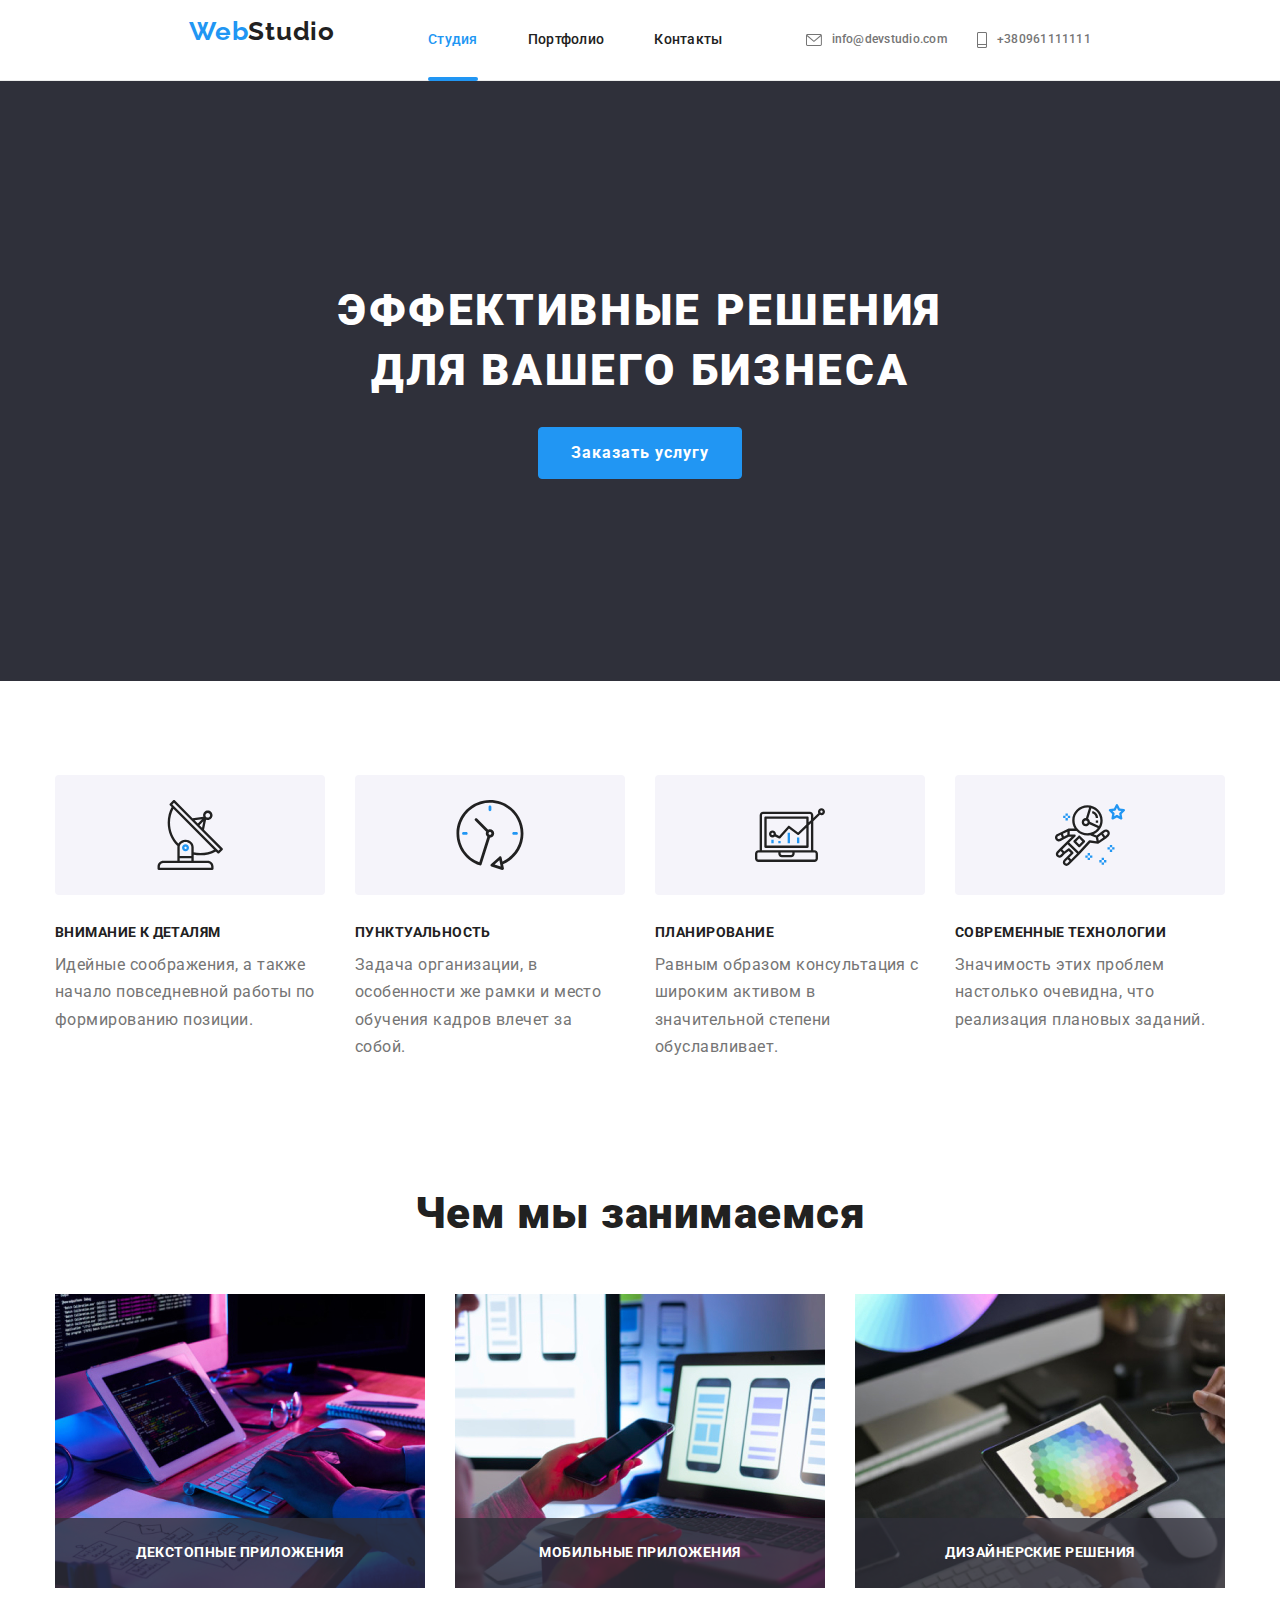
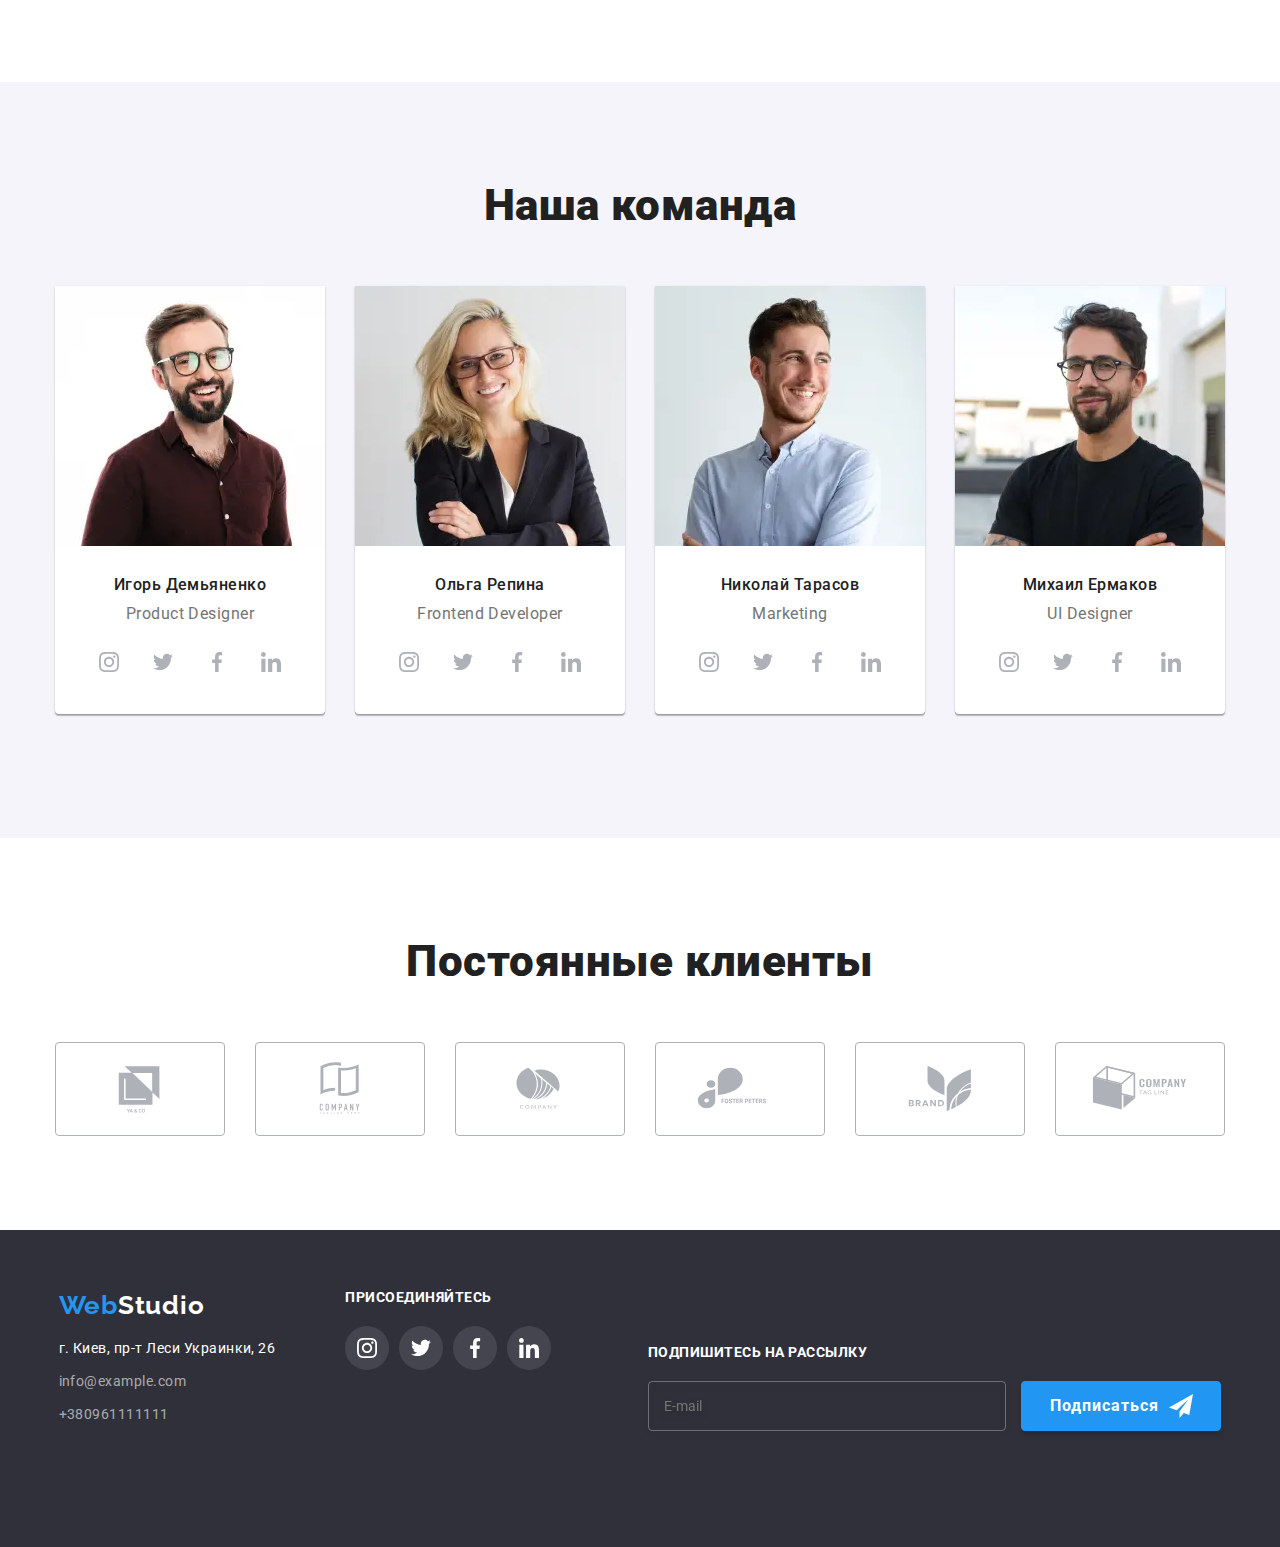
<file: index.html>
<!DOCTYPE html>
<html lang="ru">
  <head>
    <meta charset="UTF-8" />
    <meta http-equiv="X-UA-Compatible" content="IE=edge" />
    <meta name="viewport" content="width=device-width, initial-scale=1.0" />
    <!-- нормалізатор -->
    <link
      rel="stylesheet"
      href="https://cdnjs.cloudflare.com/ajax/libs/modern-normalize/1.0.0/modern-normalize.min.css"
    />

    <!-- шрифти (Raleway – 700; Roboto – 400, 500, 700 і 900)-->
    <link rel="preconnect" href="https://fonts.googleapis.com" />
    <link rel="preconnect" href="https://fonts.gstatic.com" crossorigin />
    <link
      href="https://fonts.googleapis.com/css2?family=Raleway:wght@700&family=Roboto:wght@400;500;700;900&display=swap"
      rel="stylesheet"
    />

    <!-- стилі -->
    <link rel="stylesheet" href="./css/main.min.css" />

    <title>WebStudio</title>
  </head>
  <body>

    <header>
      <div class="container header">
        <a class="logo" href="./index.html"
          >Web<span class="logo logo__color--up">Studio</span></a
        >
        <button type="button" class="menu-open-btn">
          <svg class="menu-open-icon" width="40" height="40">
            <use href="./images/icons.svg#icon-menu-open-btn"></use>
          </svg>
        </button>

        <div class="mob-menu is-hidden">
          <div class="container-mob-menu">
            <button aria-expanded="false" type="button" class="close-open-btn">
              <svg class="close-open--icon" width="19" height="19"></svg>
              <use class="menu-close-icon" href="./images/icons.svg#icon-close_24px"></use>
            </button>

        <nav class="mob-menu__nav">
          <ul class="mob-menu__nav__list">
            <li class="mob-menu__nav__item">
              <a class="mob-menu__nav__link mob-menu__nav__link--current" href="./index.html">Студия</a>
            </li>
            <li class="mob-menu__nav__item">
              <a class="mob-menu__nav__link" href="./portfolio.html">Портфолио</a>
            </li>
            <li class="mob-menu__nav__item">
              <a class="mob-menu__nav__link" href="#link">Контакты</a>
            </li>
          </ul>
        </nav>

        <ul class="mob-menu__contact">

          <li class="mob-menu_contact__item contacts__item--tel">
            <a class="contact__link--tel" href="tel:+380961111111">
              +380961111111</a
            >
          </li>

          <li class="mob-menu_contact__item contacts__item--mail">
            <a class="contact__link--mail" href="mailto:info@devstudio.com">
              info@devstudio.com</a
            >
          </li>
        </ul>
<ul class="mob-socials">
  <li class="mob-socials--items">
    <a href="#">Instagram</a>
  </li>
  <li class="mob-socials--items">
    <a href="#">Twitter</a>
  </li>
  <li class="mob-socials--items">
    <a href="#">Facebook</a>
  </li>
  <li class="mob-socials--items">
    <a href="#">LinkedIn</a>
  </li>
</ul>
</div>


        </div>
        <nav class="nav">
          <ul class="nav__list">
            <li class="nav__item">
              <a class="nav__link nav__link--current" href="./index.html">Студия</a>
            </li>
            <li class="nav__item">
              <a class="nav__link" href="./portfolio.html">Портфолио</a>
            </li>
            <li class="nav__item">
              <a class="nav__link" href="#link">Контакты</a>
            </li>
          </ul>
        </nav>
        <ul class="contact">
          <li class="contact__item contacts__item--mail">
            <a class="contact__link" href="mailto:info@devstudio.com">
              <svg width="16" height="12" class="contact__icon">
                <use href="./images/icons.svg#icon-envelope"></use>
              </svg>
              info@devstudio.com</a
            >
          </li>

          <li class="contact__item contacts__item--tel">
            <a class="contact__link" href="tel:+380961111111">
              <svg width="10" height="16" class="contact__icon">
                <use href="./images/icons.svg#icon-smartphone"></use>
              </svg>
              +380961111111</a
            >
          </li>
        </ul>

      </div>
    </header>

    <main>
      <section class="section, hero">
        <div class="container">
          <h1 class="hero__text">
            Эффективные решения <br />
            для вашего бизнеса
          </h1>
          <button data-modal-open type="button" class="button__style hero__button">
            Заказать услугу
          </button>
</div>

        </div>
      </section>
      <!-- прихований заголовок -->
      <section class="section">
        <div class="container">
          <h2 class="visually-hidden">Наши характеристики</h2>
          <ul class="flex">
            <li class="benefits__item">
              <div class="benefits__wrap">
                <svg width="70" height="70" class="benefits__icon">
                  <use href="./images/icons.svg#icon-Antena"></use>
                </svg>
              </div>

              <h3 class="benefits__title">Внимание к деталям</h3>
              <p class="benefits__about">
                Идейные соображения, а также начало повседневной работы по
                формированию позиции.
              </p>
            </li>
            <li class="benefits__item">
              <div class="benefits__wrap">
                <svg width="70" height="70" class="benefits__icon">
                  <use href="./images/icons.svg#icon-Clock"></use>
                </svg>
              </div>
              <h3 class="benefits__title">Пунктуальность</h3>
              <p class="benefits__about">
                Задача организации, в особенности же рамки и место обучения
                кадров влечет за собой.
              </p>
            </li>
            <li class="benefits__item">
              <div class="benefits__wrap">
                <svg width="70" height="70" class="benefits__icon">
                  <use href="./images/icons.svg#icon-diagram"></use>
                </svg>
              </div>
              <h3 class="benefits__title">Планирование</h3>
              <p class="benefits__about">
                Равным образом консультация с широким активом в значительной
                степени обуславливает.
              </p>
            </li>
            <li class="benefits__item">
              <div class="benefits__wrap">
                <svg width="70" height="70" class="benefits__icon">
                  <use href="./images/icons.svg#icon-astronaut"></use>
                </svg>
              </div>
              <h3 class="benefits__title">Современные технологии</h3>
              <p class="benefits__about">
                Значимость этих проблем настолько очевидна, что реализация
                плановых заданий.
              </p>
            </li>
          </ul>
        </div>
      </section>

      <section class="about section">
        <div class="container">
          <h2 class="title">Чем мы занимаемся</h2>
          <ul class="flex">
            <li class="about__item">
              <img class="about__img"
                src="./images/coding1.jpg"
                alt="кодинг"
                width="370"
                height="294"
              />
<div class="about__box">
<p class="about__descrip">декстопные приложения</p>
</div>
            </li>
            <li class="about__item">
              <img class="about__img"
                src="./images/Phone2.jpg"
                alt="мобильная разработка"
                width="370"
                height="294"
              />
<div class="about__box">
<p class="about__descrip">мобильные приложения</p>
</div>
            </li>

            <li class="about__item">
              <img class="about__img"
                src="./images/tablet3.jpg"
                alt="подбор цветов в дизайне"
                width="370"
                height="294"
              />
<div class="about__box">
<p class="about__descrip">дизайнерские решения</p>
</div>
            </li>
          </ul>
        </div>
      </section>

      <section class="section team">
        <div class="container">
          <h2 class="title">Наша команда</h2>

          <ul class="flex">
            <li class="team__card">
<picture>
								<source
									srcset="./images/desktop/igor_1.webp 1x, ./images/desktop/igor_1@2x.webp 2x"
									media="(min-width: 1200px)"
									type="image/webp"
								/>
								<source
									srcset="./images/tablet/igor_1.webp 1x, ./images/tablet/igor_1@2x.webp 2x"
									media="(min-width: 768px)"
									type="image/webp"
								/>
								<source
									srcset="./images/mobile/igor_1.webp 1x, ./images/mobile/igor_1@2x.webp 2x"
									media="(min-width: 450px)"
									type="image/webp"
								/>
								<img class="card__img" src="images/igor_1.jpg" alt="Фото Игорь Демьяненко" />
</picture>
              <div class="team__wrap">
                <h3 class="team__name">Игорь Демьяненко</h3>
                <p class="team__job" lang="en">Product Designer</p>
                <ul class="socials__list">
                  <li class="socials__item">
                    <a href="#" class="socials__link">
                      <svg width="20" height="20" class="socials__icon">
                        <use href="./images/icons.svg#icon-instagram"></use>
                      </svg>
                    </a>
                  </li>
                  <li class="socials__item">
                    <a href="#" class="socials__link">
                      <svg width="20" height="20" class="socials__icon">
                        <use href="./images/icons.svg#icon-twitter"></use>
                      </svg>
                    </a>
                  </li>
                  <li class="socials__item">
                    <a href="#" class="socials__link">
                      <svg width="20" height="20" class="socials__icon">
                        <use href="./images/icons.svg#icon-facebook"></use>
                      </svg>
                    </a>
                  </li>
                  <li class="socials__item">
                    <a href="#" class="socials__link">
                      <svg width="20" height="20" class="socials__icon">
                        <use href="./images/icons.svg#icon-linkedin"></use>
                      </svg>
                    </a>
                  </li>
                </ul>
              </div>
            </li>

            <li class="team__card">
<picture>
								<source
									srcset="./images/desktop/helga_2.webp 1x, ./images/desktop/helga_2@2x.webp 2x"
									media="(min-width: 1200px)"
									type="image/webp"
								/>
								<source
									srcset="./images/tablet/helga_2.webp 1x, ./images/tablet/helga_2@2x.webp 2x"
									media="(min-width: 768px)"
									type="image/webp"
								/>
								<source
									srcset="./images/mobile/helga_2.webp 1x, ./images/mobile/helga_2@2x.webp 2x"
									media="(min-width: 450px)"
									type="image/webp"
								/>
								<img class="card__img" src="images/helga_2.jpg" alt="Фото Игорь Демьяненко" />
</picture>
              <div class="team__wrap">
                <h3 class="team__name">Ольга Репина</h3>
                <p class="team__job" lang="en">Frontend Developer</p>
                <ul class="socials__list">
                  <li class="socials__item">
                    <a href="#" class="socials__link">
                      <svg width="20" height="20" class="socials__icon">
                        <use href="./images/icons.svg#icon-instagram"></use>
                      </svg>
                    </a>
                  </li>

                  <li class="socials__item">
                    <a href="#" class="socials__link">
                      <svg width="20" height="20" class="socials__icon">
                        <use href="./images/icons.svg#icon-twitter"></use>
                      </svg>
                    </a>
                  </li>

                  <li class="socials__item">
                    <a href="#" class="socials__link">
                      <svg width="20" height="20" class="socials__icon">
                        <use href="./images/icons.svg#icon-facebook"></use>
                      </svg>
                    </a>
                  </li>

                  <li class="socials__item">
                    <a href="#" class="socials__link">
                      <svg width="20" height="20" class="socials__icon">
                        <use href="./images/icons.svg#icon-linkedin"></use>
                      </svg>
                    </a>
                  </li>
                </ul>
              </div>
            </li>

            <li class="team__card">
<picture>
								<source
									srcset="./images/desktop/nick_3.webp 1x, ./images/desktop/nick_3@2x.webp 2x"
									media="(min-width: 1200px)"
									type="image/webp"
								/>
								<source
									srcset="./images/tablet/nick_3.webp 1x, ./images/tablet/nick_3@2x.webp 2x"
									media="(min-width: 768px)"
									type="image/webp"
								/>
								<source
									srcset="./images/mobile/nick_3.webp 1x, ./images/mobile/nick_3@2x.webp 2x"
									media="(min-width: 450px)"
									type="image/webp"
								/>
								<img class="card__img" src="images/nick_3.jpg" alt="Фото Игорь Демьяненко" />
</picture>
              <div class="team__wrap">
                <h3 class="team__name">Николай Тарасов</h3>
                <p class="team__job">Marketing</p>

                <ul class="socials__list">
                  <li class="socials__item">
                    <a href="#" class="socials__link">
                      <svg width="20" height="20" class="socials__icon">
                        <use href="./images/icons.svg#icon-instagram"></use>
                      </svg>
                    </a>
                  </li>

                  <li class="socials__item">
                    <a href="#" class="socials__link">
                      <svg width="20" height="20" class="socials__icon">
                        <use href="./images/icons.svg#icon-twitter"></use>
                      </svg>
                    </a>
                  </li>

                  <li class="socials__item">
                    <a href="#" class="socials__link">
                      <svg width="20" height="20" class="socials__icon">
                        <use href="./images/icons.svg#icon-facebook"></use>
                      </svg>
                    </a>
                  </li>

                  <li class="socials__item">
                    <a href="#" class="socials__link">
                      <svg width="20" height="20" class="socials__icon">
                        <use href="./images/icons.svg#icon-linkedin"></use>
                      </svg>
                    </a>
                  </li>
                </ul>
              </div>
            </li>

            <li class="team__card">
<picture>
								<source
									srcset="./images/desktop/mike_4.webp 1x, ./images/desktop/mike_4@2x.webp 2x"
									media="(min-width: 1200px)"
									type="image/webp"
								/>
								<source
									srcset="./images/tablet/mike_4.webp 1x, ./images/tablet/mike_4@2x.webp 2x"
									media="(min-width: 768px)"
									type="image/webp"
								/>
								<source
									srcset="./images/mobile/mike_4.webp 1x, ./images/mobile/mike_4@2x.webp 2x"
									media="(min-width: 450px)"
									type="image/webp"
								/>
								<img class="card__img" src="images/mike_4.jpg" alt="Фото Игорь Демьяненко" />
</picture>

              <div class="team__wrap">
                <h3 class="team__name">Михаил Ермаков</h3>
                <p class="team__job" lang="en">UI Designer</p>
                <ul class="socials__list">
                  <li class="socials__item">
                    <a href="#" class="socials__link">
                      <svg width="20" height="20" class="socials__icon">
                        <use href="./images/icons.svg#icon-instagram"></use>
                      </svg>
                    </a>
                  </li>

                  <li class="socials__item">
                    <a href="#" class="socials__link">
                      <svg width="20" height="20" class="socials__icon">
                        <use href="./images/icons.svg#icon-twitter"></use>
                      </svg>
                    </a>
                  </li>

                  <li class="socials__item">
                    <a href="#" class="socials__link">
                      <svg width="20" height="20" class="socials__icon">
                        <use href="./images/icons.svg#icon-facebook"></use>
                      </svg>
                    </a>
                  </li>

                  <li class="socials__item">
                    <a href="#" class="socials__link">
                      <svg width="20" height="20" class="socials__icon">
                        <use href="./images/icons.svg#icon-linkedin"></use>
                      </svg>
                    </a>
                  </li>
                </ul>
              </div>
            </li>
          </ul>
        </div>
      </section>

      <section class="section clients">
        <div class="container">
          <h2 class="title">Постоянные клиенты</h2>
          <ul class="clients__list">
            <li class="clients__item">
              <a class="clients__link" href="">
                <svg width="106" height="60" class="clients__icon">
                  <use href="./images/icons.svg#icon-Client1"></use>
                </svg>
              </a>
            </li>

            <li class="clients__item">
              <a class="clients__link" href="">
                <svg width="106" height="60" class="clients__icon">
                  <use href="./images/icons.svg#icon-Client2"></use>
                </svg>
              </a>
            </li>

            <li class="clients__item">
              <a class="clients__link" href="">
                <svg width="106" height="60" class="clients__icon">
                  <use href="./images/icons.svg#icon-Client3"></use>
                </svg>
              </a>
            </li>

            <li class="clients__item">
              <a class="clients__link" href="">
                <svg width="106" height="60" class="clients__icon">
                  <use href="./images/icons.svg#icon-Client4"></use>
                </svg>
              </a>
            </li>

            <li class="clients__item">
              <a class="clients__link" href="">
                <svg width="106" height="60" class="clients__icon">
                  <use href="./images/icons.svg#icon-Client5"></use>
                </svg>
              </a>
            </li>

            <li class="clients__item">
              <a class="clients__link" href="">
                <svg width="106" height="60" class="clients__icon">
                  <use href="./images/icons.svg#icon-Client6"></use>
                </svg>
              </a>
            </li>
          </ul>
        </div>
      </section>
    </main>

    <footer>
      <div class="container footer">
        <div class="addres__wrapper">
        <div class="address__container">
          <a class="logo down" href="./index.html"
            >Web<span class="logo__color--down">Studio</span></a
          >
          <address>
            <ul class="address__list">
              <li class="address__item">
                <a
                  class="address"
                  href="https://goo.gl/maps/3G3DzynHdaxkbTKc9"
                  target="_blank"
                  rel="noopener noreferrer"
                  >г. Киев, пр-т Леси Украинки, 26</a
                >
              </li>
              <li class="address__item">
                <a
                  class="address__link"
                  id="link"
                  href="mailto:info@devstudio.com"
                  >info@example.com</a
                >
              </li>
              <li class="address__item">
                <a class="address__link" href="tel:+380961111111">
                  +380961111111</a
                >
              </li>
            </ul>
          </address>
        </div>
        <div class="join">
          <p class="join-us">присоединяйтесь</p>
          <ul class="socials__list">
            <li class="socials__item">
              <a href="#" class="socials__link" aria-label="instagram">
                <svg width="20" height="20" class="socials__icon">
                  <use href="./images/icons.svg#icon-instagram"></use>
                </svg>
              </a>
            </li>

            <li class="socials__item">
              <a href="#" class="socials__link" aria-label="twitter">
                <svg width="20" height="20" class="socials__icon">
                  <use href="./images/icons.svg#icon-twitter"></use>
                </svg>
              </a>
            </li>

            <li class="socials__item">
              <a href="#" class="socials__link" aria-label="fecebook">
                <svg width="20" height="20" class="socials__icon">
                  <use href="./images/icons.svg#icon-facebook"></use>
                </svg>
              </a>
            </li>

            <li class="socials__item">
              <a href="#" class="socials__link" aria-label="linkedin">
                <svg width="20" height="20" class="socials__icon">
                  <use href="./images/icons.svg#icon-linkedin"></use>
                </svg>
              </a>
            </li>
          </ul>
        </div>
      </div>
<form class="subscribe">
  <h3 class="join-us join-us--subscribe">подпишитесь на рассылку</h3>

  <label for="email"></label>
  <input class="subscribe__input" type="email" name="email" placeholder="E-mail" id="email">
  <button type="submit" class="subscribe__btn">Подписаться
<svg width="24" height="24" class="subscribe__icon">
  <use href="./images/icons.svg#icon-icon-send"></use>
  </button>

</svg>
</form>

      </div>

    </footer>

    <div class="backdrop is-hidden" data-modal>
      <div class="modal">
        <button data-modal-close type="button" class="modal__close-btn">
          <svg width="11" height="11" class="close-btn">
            <use href="./images/icons.svg#icon-close-1"> </use>
          </svg>
        </button>
        <p class="modal__title">Оставьте свои данные, мы вам перезвоним</p>

<form class="modal__form">
<label class="user-data" for="user_name">Имя</label>
<div class="input-wrapper">
<input type="text" class="modal__input" name="name" id="user_name">
        <svg width="12" height="12" class="form-icon">
          <use href="./images/icons.svg#icon-person"> </use>
        </svg>
</div>


<label class="user-data" for="user_tel">Телефон</label>
<div class="input-wrapper">
<input type="tel" class="modal__input" name="name" id="user_tel">
          <svg width="13" height="13" class="form-icon">
            <use href="./images/icons.svg#icon-phone"> </use>
          </svg>

</div>

<label class="user-data" for="user_email">Почта</label>
<div class="input-wrapper">
<input type="email" class="modal__input" name="name" id="user_email">
          <svg width="15" height="12" class="form-icon">
            <use href="./images/icons.svg#icon-mail"> </use>
          </svg>
</div>

<label class="user-data" for="comment">Комментарий<textarea class="comment" name="comment"placeholder="Введите текст"id="comment"></textarea>
</label>

<label for="terms" class="terms-of-use" name="terms">
<input type="checkbox" class="terms-check visually-hidden" id="terms">
<span class="chek__text">
          <svg width="16" height="15" class="check__icon">
            <use href="./images/icons.svg#form-check"> </use>
          </svg> </span>
Соглашаюсь с рассылкой и принимаю<a class="terms-of-use-link" target="_blank" href="#">Условия договора</a>
</label>

  </form>
          <button type="submit" class="btn__send">
            Отправить
          </button>
      </div>
    </div>

    <script src="./js/modal.js"></script>
    <script src="./js/mobile-menu.js"></script>
  </body>
</html>
</file>
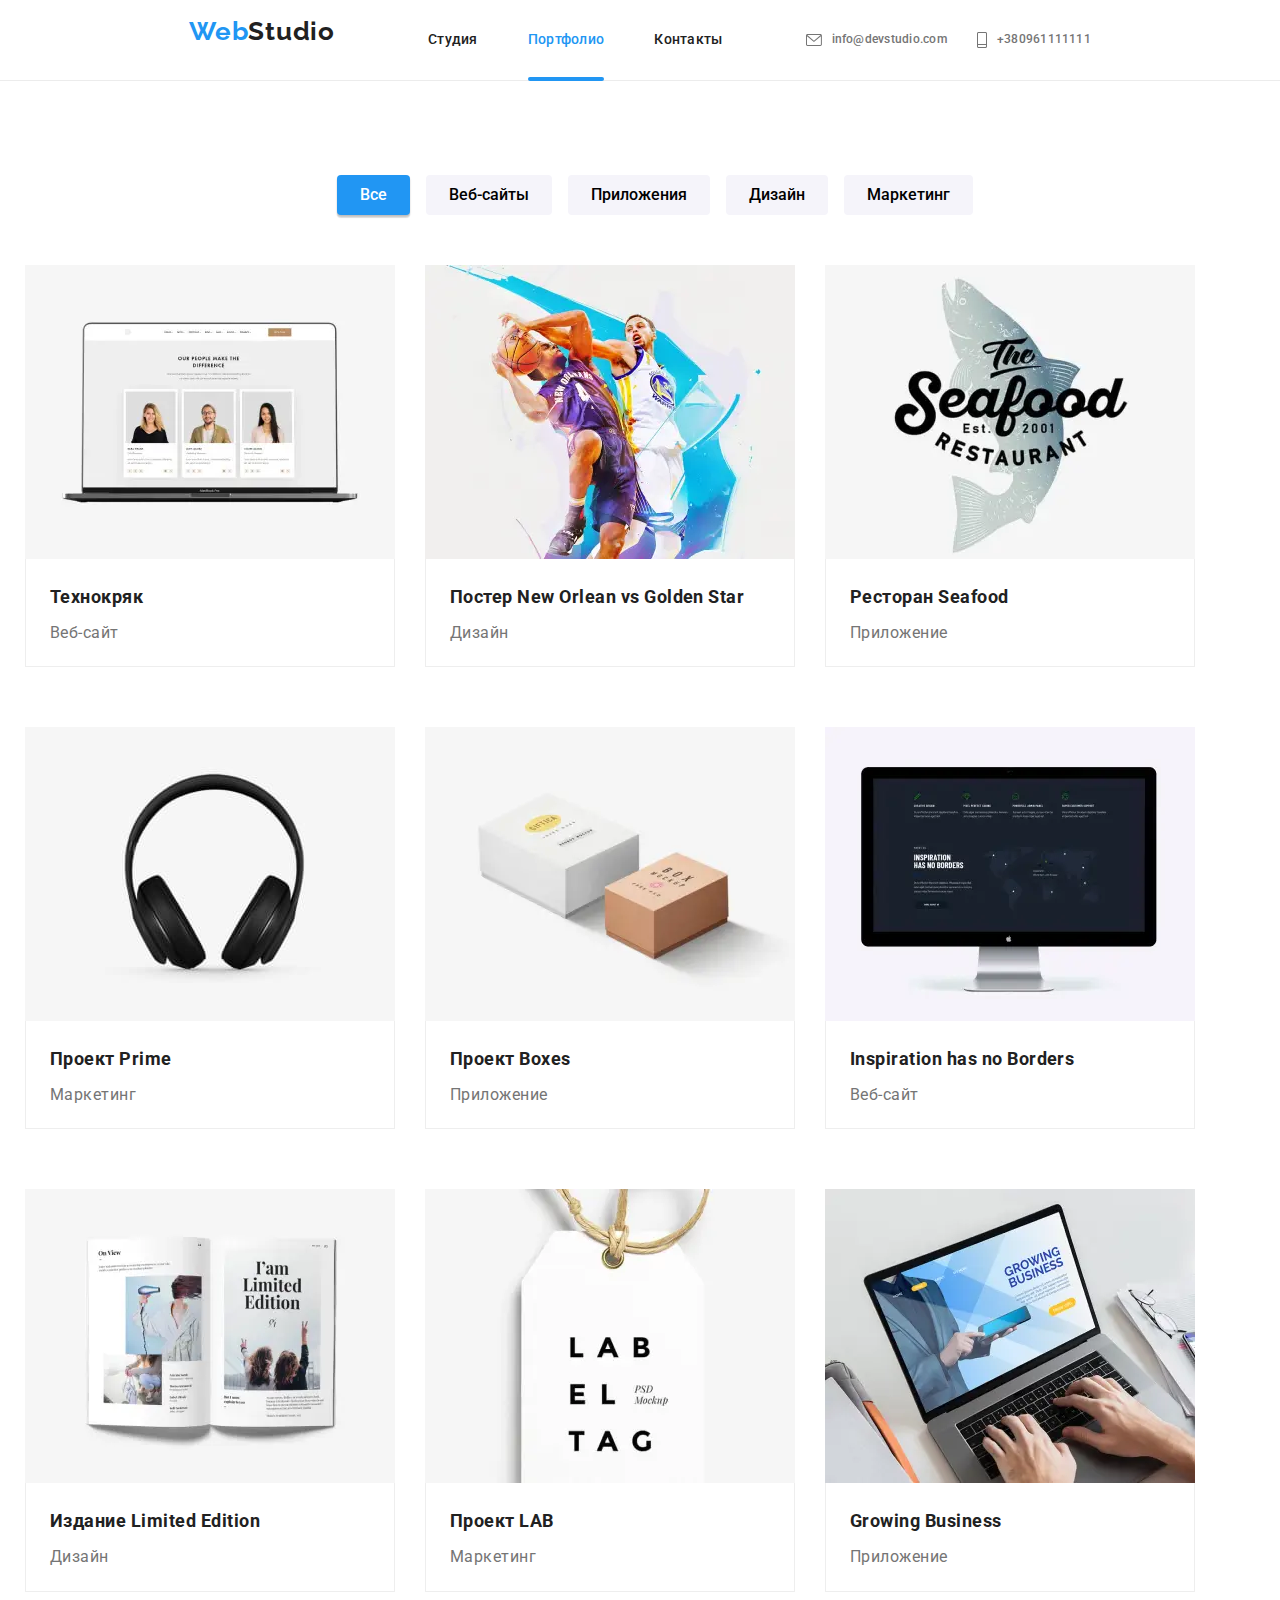
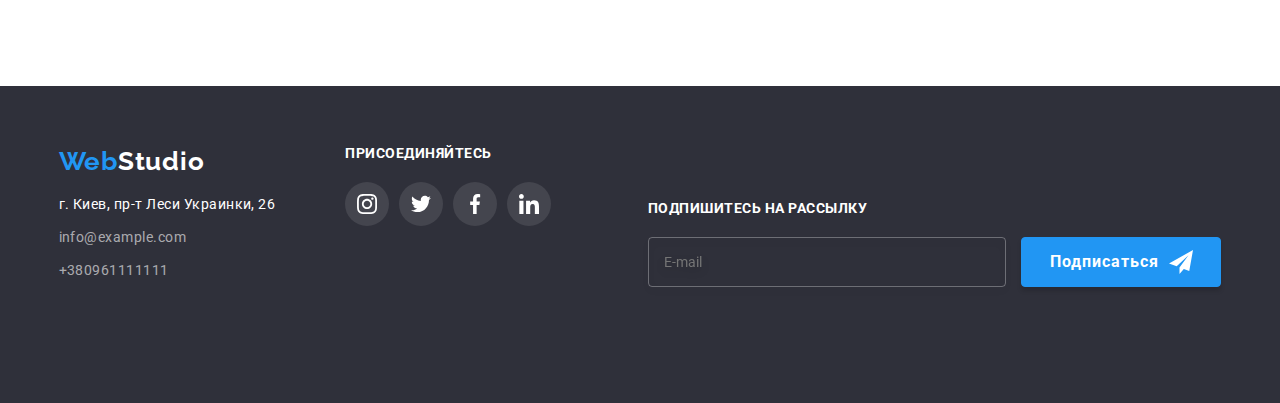
<file: portfolio.html>
<!DOCTYPE html>
<html lang="ru">
  <head>
    <meta charset="UTF-8" />
    <meta http-equiv="X-UA-Compatible" content="IE=edge" />
    <meta name="viewport" content="width=device-width, initial-scale=1.0" />
    <!-- нормалізатор -->
    <link
      rel="stylesheet"
      href="https://cdnjs.cloudflare.com/ajax/libs/modern-normalize/1.0.0/modern-normalize.min.css"
    />

    <!-- шрифти (Raleway – 700; Roboto – 400, 500, 700 і 900)-->
    <link rel="preconnect" href="https://fonts.googleapis.com" />
    <link rel="preconnect" href="https://fonts.gstatic.com" crossorigin />
    <link
      href="https://fonts.googleapis.com/css2?family=Raleway:wght@700&family=Roboto:wght@400;500;700;900&display=swap"
      rel="stylesheet"
    />

    <!-- стилі -->
    <link rel="stylesheet" href="./css/main.min.css" />

    <title>Портфолио</title>
  </head>

  <body>

    <header>
      <div class="container header"">
        <a class="logo" href="./index.html"
          >Web<span class="logo logo__color--up">Studio</span></a
        >
        <button type="button" class="menu-open-btn">
          <svg class="menu-open-icon" width="40" height="40">
            <use href="./images/icons.svg#icon-menu-open-btn"></use>
          </svg>
        </button>

        <div class="mob-menu is-hidden">
          <div class="container-mob-menu">
            <button aria-expanded="false" type="button" class="close-open-btn">
              <svg class="close-open-btn--icon" width="40" height="40"></svg>
              <use class="menu-close-icon" href="./images/icons.svg#icon-close_24px"> </use>
            </button>

        <nav class="mob-menu__nav">
          <ul class="mob-menu__nav__list">
            <li class="mob-menu__nav__item">
              <a class="mob-menu__nav__link" href="./index.html">Студия</a>
            </li>
            <li class="mob-menu__nav__item">
              <a class="mob-menu__nav__link mob-menu__nav__link--current" href="./portfolio.html">Портфолио</a>
            </li>
            <li class="mob-menu__nav__item">
              <a class="mob-menu__nav__link" href="#link">Контакты</a>
            </li>
          </ul>
        </nav>

        <ul class="mob-menu__contact">

          <li class="mob-menu_contact__item contacts__item--tel">
            <a class="contact__link--tel" href="tel:+380961111111">
              +380961111111</a
            >
          </li>

          <li class="mob-menu_contact__item contacts__item--mail">
            <a class="contact__link--mail" href="mailto:info@devstudio.com">
              info@devstudio.com</a
            >
          </li>
        </ul>
        <ul class="mob-socials">
  <li class="mob-socials--items">
    <a href="#">Instagram</a>
  </li>
  <li class="mob-socials--items">
    <a href="#">Twitter</a>
  </li>
  <li class="mob-socials--items">
    <a href="#">Facebook</a>
  </li>
  <li class="mob-socials--items">
    <a href="#">LinkedIn</a>
  </li>
</ul>
</div>


        </div>
        <nav class="nav">
          <ul class="nav__list">
            <li class="nav__item">
              <a class="nav__link" href="./index.html">Студия</a>
            </li>
            <li class="nav__item">
              <a class="nav__link  nav__link--current" href="./portfolio.html">Портфолио</a>
            </li>
            <li class="nav__item">
              <a class="nav__link" href="#link">Контакты</a>
            </li>
          </ul>
        </nav>
        <ul class="contact">
          <li class="contact__item contacts__item--mail">
            <a class="contact__link" href="mailto:info@devstudio.com">
              <svg width="16" height="12" class="contact__icon">
                <use href="./images/icons.svg#icon-envelope"></use>
              </svg>
              info@devstudio.com</a
            >
          </li>

          <li class="contact__item contacts__item--tel">
            <a class="contact__link" href="tel:+380961111111">
              <svg width="10" height="16" class="contact__icon">
                <use href="./images/icons.svg#icon-smartphone"></use>
              </svg>
              +380961111111</a
            >
          </li>
        </ul>

      </div>
    </header>

    <main>
      <section class="section">
        <div class="container">
          <!-- прихований заголовок -->
          <h1 class="visually-hidden">Портфолио</h1>

          <ul class="portfolio">
            <li class="portfolio__filter">
              <button class="button__style button__style--active" type="button">Все</button>
            </li>
            <li class="portfolio__filter">
              <button class="button__style" type="button">Веб-сайты</button>
            </li>
            <li class="portfolio__filter">
              <button class="button__style" type="button">Приложения</button>
            </li>
            <li class="portfolio__filter">
              <button class="button__style" type="button">Дизайн</button>
            </li>
            <li class="portfolio__filter">
              <button class="button__style" type="button">Маркетинг</button>
            </li>
          </ul>

          <ul class="portfolio__list">

            <li class="portfolio__item">
              <a class="portfolio__link" href="#">
                <div class="portfolio__thumb">
									<picture>
										<source
											srcset="./images/desktop/portfolio1.webp 1x, ./images/desktop/portfolio1@2x.webp 2x"
											media="(min-width: 1200px)"
											type="image/webp"
										/>
										<source
											srcset="./images/tablet/portfolio1.webp 1x, ./images/tablet/portfolio1@2x.webp 2x"
											media="(min-width: 768px)"
											type="image/webp"
										/>
										<source
											srcset="./images/mobile/portfolio1.webp 1x, ./images/mobile/portfolio1@2x.webp 2x"
											media="(max-width: 767px)"
											type="image/webp"
										/>
										<img class="card-list__image" src="./images/portfolio1.jpeg" alt="ноутбук" />
                  </picture>

                  <div class="portfolio__overlay">
                    <p class="portfolio__relation">
                      Ресурс предлагает комплексные предложения с разным уровнем
                      функционала и сервисов. Все это позволит посетителю
                      получить исчерпывающие сведения о компании или частном
                      лице.
                    </p>
                  </div>
                </div>

                <div class="portfolio__border">
                  <h2 class="portfolio__title">Технокряк</h2>
                  <p class="portfolio__descripion">Веб-сайт</p>
                </div>
              </a>
            </li>

            <li class="portfolio__item">
              <a class="portfolio__link" href="#">
                <div class="portfolio__thumb">
									<picture>
										<source
											srcset="./images/desktop/portfolio2.webp 1x, ./images/desktop/portfolio2@2x.webp 2x"
											media="(min-width: 1200px)"
											type="image/webp"
										/>
										<source
											srcset="./images/tablet/portfolio2.webp 1x, ./images/tablet/portfolio2@2x.webp 2x"
											media="(min-width: 768px)"
											type="image/webp"
										/>
										<source
											srcset="./images/mobile/portfolio2.webp 1x, ./images/mobile/portfolio2@2x.webp 2x"
											media="(max-width: 767px)"
											type="image/webp"
										/>
										<img class="card-list__image" src="./images/portfolio2.jpeg" alt="игра в баскетбол" />
									</picture>
                  <div class="portfolio__overlay">
                    <p class="portfolio__relation">
                      Ресурс предлагает комплексные предложения с разным уровнем
                      функционала и сервисов. Все это позволит посетителю
                      получить исчерпывающие сведения о компании или частном
                      лице.
                    </p>
                  </div>
                </div>

                <div class="portfolio__border">
                  <h2 class="portfolio__title">
                    Постер New Orlean vs Golden Star
                  </h2>
                  <p class="portfolio__descripion">Дизайн</p>
                </div>
              </a>
            </li>

            <li class="portfolio__item">
              <a class="portfolio__link" href="#">
                <div class="portfolio__thumb">
									<picture>
										<source
											srcset="./images/desktop/portfolio3.webp 1x, ./images/desktop/portfolio3@2x.webp 2x"
											media="(min-width: 1200px)"
											type="image/webp"
										/>
										<source
											srcset="./images/tablet/portfolio3.webp 1x, ./images/tablet/portfolio3@2x.webp 2x"
											media="(min-width: 768px)"
											type="image/webp"
										/>
										<source
											srcset="./images/mobile/portfolio3.webp 1x, ./images/mobile/portfolio3@2x.webp 2x"
											media="(max-width: 767px)"
											type="image/webp"
										/>
										<img class="card-list__image" src="./images/portfolio3.jpeg" alt="лого ресторана" />
									</picture>
                  <div class="portfolio__overlay">
                    <p class="portfolio__relation">
                      Ресурс предлагает комплексные предложения с разным уровнем
                      функционала и сервисов. Все это позволит посетителю
                      получить исчерпывающие сведения о компании или частном
                      лице.
                    </p>
                  </div>
                </div>

                <div class="portfolio__border">
                  <h2 class="portfolio__title">Ресторан Seafood</h2>
                  <p class="portfolio__descripion">Приложение</p>
                </div>
              </a>
            </li>

            <li class="portfolio__item">
              <a class="portfolio__link" href="#">
                <div class="portfolio__thumb">
										<source
											srcset="./images/desktop/portfolio4.webp 1x, ./images/desktop/portfolio4@2x.webp 2x"
											media="(min-width: 1200px)"
											type="image/webp"
										/>
										<source
											srcset="./images/tablet/portfolio4.webp 1x, ./images/tablet/portfolio4@2x.webp 2x"
											media="(min-width: 768px)"
											type="image/webp"
										/>
										<source
											srcset="./images/mobile/portfolio4.webp 1x, ./images/mobile/portfolio4@2x.webp 2x"
											media="(max-width: 767px)"
											type="image/webp"
										/>
										<img class="card-list__image" src="./images/portfolio4.jpeg" alt="наушники" />
									</picture>
                  <div class="portfolio__overlay">
                    <p class="portfolio__relation">
                      Ресурс предлагает комплексные предложения с разным уровнем
                      функционала и сервисов. Все это позволит посетителю
                      получить исчерпывающие сведения о компании или частном
                      лице.
                    </p>
                  </div>
                </div>

                <div class="portfolio__border">
                  <h2 class="portfolio__title">Проект Prime</h2>
                  <p class="portfolio__descripion">Маркетинг</p>
                </div>
              </a>
            </li>

            <li class="portfolio__item">
              <a class="portfolio__link" href="#">
                <div class="portfolio__thumb">
									<picture>
										<source
											srcset="./images/desktop/portfolio5.webp 1x, ./images/desktop/portfolio5@2x.webp 2x"
											media="(min-width: 1200px)"
											type="image/webp"
										/>
										<source
											srcset="./images/tablet/portfolio5.webp 1x, ./images/tablet/portfolio5@2x.webp 2x"
											media="(min-width: 768px)"
											type="image/webp"
										/>
										<source
											srcset="./images/mobile/portfolio5.webp 1x, ./images/mobile/portfolio5@2x.webp 2x"
											media="(max-width: 767px)"
											type="image/webp"
										/>
										<img class="card-list__image" src="./images/portfolio5.jpeg" alt="коробочки" />
									</picture>
                  <div class="portfolio__overlay">
                    <p class="portfolio__relation">
                      Ресурс предлагает комплексные предложения с разным уровнем
                      функционала и сервисов. Все это позволит посетителю
                      получить исчерпывающие сведения о компании или частном
                      лице.
                    </p>
                  </div>
                </div>

                <div class="portfolio__border">
                  <h2 class="portfolio__title">Проект Boxes</h2>
                  <p class="portfolio__descripion">Приложение</p>
                </div>
              </a>
            </li>

            <li class="portfolio__item">
              <a class="portfolio__link" href="#">
                <div class="portfolio__thumb">
									<picture>
										<source
											srcset="./images/desktop/portfolio6.webp 1x, ./images/desktop/portfolio6@2x.webp 2x"
											media="(min-width: 1200px)"
											type="image/webp"
										/>
										<source
											srcset="./images/tablet/portfolio6.webp 1x, ./images/tablet/portfolio6@2x.webp 2x"
											media="(min-width: 768px)"
											type="image/webp"
										/>
										<source
											srcset="./images/mobile/portfolio6.webp 1x, ./images/mobile/portfolio6@2x.webp 2x"
											media="(max-width: 767px)"
											type="image/webp"
										/>
										<img class="card-list__image" src="./images/portfolio6.jpeg" alt="монитор" />
									</picture>

                  <div class="portfolio__overlay">
                    <p class="portfolio__relation">
                      Ресурс предлагает комплексные предложения с разным уровнем
                      функционала и сервисов. Все это позволит посетителю
                      получить исчерпывающие сведения о компании или частном
                      лице.
                    </p>
                  </div>
                </div>

                <div class="portfolio__border">
                  <h2 class="portfolio__title" lang="en">
                    Inspiration has no Borders
                  </h2>
                  <p class="portfolio__descripion">Веб-сайт</p>
                </div>
              </a>
            </li>

            <li class="portfolio__item">
              <a class="portfolio__link" href="#">
                <div class="portfolio__thumb">

									<picture>
										<source
											srcset="./images/desktop/portfolio7.webp 1x, ./images/desktop/portfolio7@2x.webp 2x"
											media="(min-width: 1200px)"
											type="image/webp"
										/>
										<source
											srcset="./images/tablet/portfolio7.webp 1x, ./images/tablet/portfolio7@2x.webp 2x"
											media="(min-width: 768px)"
											type="image/webp"
										/>
										<source
											srcset="./images/mobile/portfolio7.webp 1x, ./images/mobile/portfolio7@2x.webp 2x"
											media="(max-width: 767px)"
											type="image/webp"
										/>
										<img class="card-list__image" src="./images/portfolio7.jpeg" alt="книга" />
									</picture>

                  <div class="portfolio__overlay">
                    <p class="portfolio__relation">
                      Ресурс предлагает комплексные предложения с разным уровнем
                      функционала и сервисов. Все это позволит посетителю
                      получить исчерпывающие сведения о компании или частном
                      лице.
                    </p>
                  </div>
                </div>

                <div class="portfolio__border">
                  <h2 class="portfolio__title">Издание Limited Edition</h2>
                  <p class="portfolio__descripion">Дизайн</p>
                </div>
              </a>
            </li>

            <li class="portfolio__item">
              <a class="portfolio__link" href="#">
                <div class="portfolio__thumb">
									<picture>
										<source
											srcset="./images/desktop/portfolio8.webp 1x, ./images/desktop/portfolio8@2x.webp 2x"
											media="(min-width: 1200px)"
											type="image/webp"
										/>
										<source
											srcset="./images/tablet/portfolio8.webp 1x, ./images/tablet/portfolio8@2x.webp 2x"
											media="(min-width: 768px)"
											type="image/webp"
										/>
										<source
											srcset="./images/mobile/portfolio8.webp 1x, ./images/mobile/portfolio8@2x.webp 2x"
											media="(max-width: 767px)"
											type="image/webp"
										/>
										<img class="card-list__image" src="./images/portfolio8.jpeg" alt="ярлык" />
									</picture>
                  <div class="portfolio__overlay">
                    <p class="portfolio__relation">
                      Ресурс предлагает комплексные предложения с разным уровнем
                      функционала и сервисов. Все это позволит посетителю
                      получить исчерпывающие сведения о компании или частном
                      лице.
                    </p>
                  </div>
                </div>

                <div class="portfolio__border">
                  <h2 class="portfolio__title">Проект LAB</h2>
                  <p class="portfolio__descripion">Маркетинг</p>
                </div>
              </a>
            </li>

            <li class="portfolio__item">
              <a class="portfolio__link" href="#">
                <div class="portfolio__thumb">
									<picture>
										<source
											srcset="./images/desktop/portfolio9.webp 1x, ./images/desktop/portfolio9@2x.webp 2x"
											media="(min-width: 1200px)"
											type="image/webp"
										/>
										<source
											srcset="./images/tablet/portfolio9.webp 1x, ./images/tablet/portfolio9@2x.webp 2x"
											media="(min-width: 768px)"
											type="image/webp"
										/>
										<source
											srcset="./images/mobile/portfolio9.webp 1x, ./images/mobile/portfolio9@2x.webp 2x"
											media="(max-width: 767px)"
											type="image/webp"
										/>
										<img class="card-list__image" src="./images/portfolio9.jpeg" alt="рука ноутбук" />
									</picture>

                  <div class="portfolio__overlay">
                    <p class="portfolio__relation">
                      Ресурс предлагает комплексные предложения с разным уровнем
                      функционала и сервисов. Все это позволит посетителю
                      получить исчерпывающие сведения о компании или частном
                      лице.
                    </p>
                  </div>
                </div>

                <div class="portfolio__border">
                  <h2 class="portfolio__title" lang="en">
                    Growing Business
                  </h2>
                  <p class="portfolio__descripion">Приложение</p>
                </div>
              </a>
            </li>
          </ul>
        </div>
      </section>
    </main>

    <footer>
      <div class="container footer">
        <div class="addres__wrapper">
        <div class="address__container">
          <a class="logo down" href="./index.html"
            >Web<span class="logo__color--down">Studio</span></a
          >
          <address>
            <ul class="address__list">
              <li class="address__item">
                <a
                  class="address"
                  href="https://goo.gl/maps/3G3DzynHdaxkbTKc9"
                  target="_blank"
                  rel="noopener noreferrer"
                  >г. Киев, пр-т Леси Украинки, 26</a
                >
              </li>
              <li class="address__item">
                <a
                  class="address__link"
                  id="link"
                  href="mailto:info@devstudio.com"
                  >info@example.com</a
                >
              </li>
              <li class="address__item">
                <a class="address__link" href="tel:+380961111111">
                  +380961111111</a
                >
              </li>
            </ul>
          </address>
        </div>
        <div class="join">
          <p class="join-us">присоединяйтесь</p>
          <ul class="socials__list">
            <li class="socials__item">
              <a href="#" class="socials__link" aria-label="instagram">
                <svg width="20" height="20" class="socials__icon">
                  <use href="./images/icons.svg#icon-instagram"></use>
                </svg>
              </a>
            </li>

            <li class="socials__item">
              <a href="#" class="socials__link" aria-label="twitter">
                <svg width="20" height="20" class="socials__icon">
                  <use href="./images/icons.svg#icon-twitter"></use>
                </svg>
              </a>
            </li>

            <li class="socials__item">
              <a href="#" class="socials__link" aria-label="fecebook">
                <svg width="20" height="20" class="socials__icon">
                  <use href="./images/icons.svg#icon-facebook"></use>
                </svg>
              </a>
            </li>

            <li class="socials__item">
              <a href="#" class="socials__link" aria-label="linkedin">
                <svg width="20" height="20" class="socials__icon">
                  <use href="./images/icons.svg#icon-linkedin"></use>
                </svg>
              </a>
            </li>
          </ul>
        </div>
      </div>
<form class="subscribe">
  <h3 class="join-us join-us--subscribe">подпишитесь на рассылку</h3>

  <label for="email"></label>
  <input class="subscribe__input" type="email" name="email" placeholder="E-mail" id="email">
  <button type="submit" class="subscribe__btn">Подписаться
<svg width="24" height="24" class="subscribe__icon">
  <use href="./images/icons.svg#icon-icon-send"></use>
  </button>

</svg>
</form>

      </div>

    </footer>

  </body>
</html>
</file>
<file: css/main.min.css>
body{font-family:"Roboto",sans-serif;font-size:16px;color:var(--primary-text-color);letter-spacing:.03em}:root{--primary-text-color: #212121;--accent-color: #2196f3;--text-color-white: #ffffff;--text-color-gray: #757575;--background-color: #2f303a;--button-background: #f5f4fa;--background-team-color: #f5f4fa;--gap: 30px;--cols: 3;--timing-function: cubic-bezier(0.4, 0, 0.2, 1)}.visually-hidden{position:absolute;width:1px;height:1px;margin:-1px;border:0;padding:0;white-space:nowrap;clip-path:inset(100%);clip:rect(0 0 0 0);overflow:hidden}body,h1,h2,h3,h4,p,ul,ol,li,figure,figcaption,blockquote,dl,dd{margin:0}li{list-style:none}a{text-decoration:none;color:inherit;display:block}a:hover,a:focus{color:var(--accent-color)}p{line-height:1.71;color:var(--text-color-gray)}img{display:block;max-width:100%}@media screen and (min-width: 480px){.section{padding:60px 0px}}@media screen and (min-width: 768px){.section{padding:60px 0px}}@media screen and (min-width: 1200px){.section{padding-top:94px;padding-bottom:94px}}@media screen and (min-width: 480px){.title{font-weight:700;font-size:28px;line-height:1.17;text-align:center;margin-bottom:30px}}@media screen and (min-width: 768px){.title{font-weight:700;font-size:28px;line-height:1.17;text-align:center;margin-bottom:30px}}@media screen and (min-width: 1200px){.title{font-weight:900;font-size:44px;line-height:1.36;text-align:center;margin-bottom:50px}}.flex{padding:0px}@media screen and (max-width: 480px){.flex{display:block}}@media screen and (min-width: 768px){.flex{display:flex;flex-wrap:wrap;padding-left:0px;gap:30px}}@media screen and (min-width: 1200px){.flex{display:flex;padding-left:0px;gap:30px}}.flex li:last-child{margin-right:0px}.flex li:nth-last-child(-n-3){margin-right:0px}@media screen and (min-width: 480px){.container{max-width:480px;width:100%;margin-left:auto;margin-right:auto;padding:0 15px}}@media screen and (min-width: 768px){.container{max-width:768px}}@media screen and (min-width: 1200px){.container{max-width:1200px;margin-left:auto;margin-right:auto;padding-left:15px;padding-right:15px}}.contact{color:var(--text-color-gray);padding:0px}@media screen and (min-width: 480px){.contact{display:none}}@media screen and (min-width: 768px){.contact{display:flex;flex-wrap:wrap;margin-left:83px}}@media screen and (min-width: 1200px){.contact{display:flex;align-content:center;justify-content:center;align-items:center;flex-wrap:nowrap}}@media screen and (min-width: 768px){.contact__item{display:block}}@media screen and (min-width: 768px){.contact .contacts__item--tel{margin-top:10px}}@media screen and (min-width: 1200px){.contact .contacts__item--tel{margin-top:0px;margin-left:30px}}@media screen and (min-width: 1200px){.contact{display:flex}.contact:not(:last-child){margin-right:50px}}@media screen and (min-width: 768px){.contact__link{display:flex;flex-wrap:wrap;font-weight:500;font-size:12px;line-height:1.16;font-style:normal;letter-spacing:.02em}}@media screen and (min-width: 1200px){.contact__link{display:flex;align-items:center;justify-content:center;transition:color 250ms cubic-bezier(0.4, 0, 0.2, 1);display:flex;flex-wrap:nowrap;align-content:center;justify-content:center;align-items:center;flex-direction:row}}.contact__icon{fill:currentColor;margin-right:10px}.contact__icon:hover,.contact__icon:focus{fill:var(--accent-color)}@media screen and (min-width: 480px){.nav{display:none}}@media screen and (min-width: 768px){.nav{display:flex;margin-left:83px}}@media screen and (min-width: 1200px){.nav{display:flex;align-items:center;margin-left:93px}}.nav__list{display:flex;align-items:center;padding-left:0px}.nav__item li:not(:last-child){margin-right:50px}.nav__item:not(:last-child){margin-right:50px}.nav__link{padding-top:32px;padding-bottom:32px;transition:color 250ms cubic-bezier(0.4, 0, 0.2, 1)}.nav__link.current{color:var(--accent-color)}.nav__link--current{position:relative;color:var(--accent-color)}.nav__link--current::after{content:"";position:absolute;bottom:-1px;display:block;width:100%;height:4px;border-radius:2px;background-color:var(--accent-color)}.logo{font-family:"Raleway";font-weight:700;font-size:24px;line-height:1.2;color:var(--accent-color);letter-spacing:.03em;flex-shrink:0}.logo__color--up{color:var(--primary-text-color)}.logo__color--down{color:var(--text-color-white)}@media screen and (min-width: 480px){.logo{padding:16px 0px}}@media screen and (min-width: 768px){.logo{padding:0px 0px 16px 0px}}@media screen and (min-width: 1200px){.logo{font-size:26px;text-align:left}}header{border-bottom:1px solid #ececec;position:relative}@media screen and (min-width: 768px){header{display:flex;align-items:center;font-weight:500;font-size:14px;line-height:1.14;letter-spacing:.02em}}@media screen and (min-width: 1200px){header{display:flex;align-items:center;justify-content:center;font-weight:500;font-size:14px;line-height:1.14;letter-spacing:.02em}}@media screen and (min-width: 480px){header .container{max-width:480px;width:100%;margin-left:auto;margin-right:auto;padding:0 16px}}@media screen and (min-width: 768px){header .container{max-width:768px;width:100%;margin-left:auto;margin-right:auto;padding:0 16px;display:flex;align-items:center;justify-content:center}}@media screen and (min-width: 1200px){header .container{display:flex;align-items:center;justify-content:center}}@media screen and (min-width: 480px){.header{display:flex}}.hero{background-repeat:no-repeat;background-position:center;background-size:cover}@media screen and (min-width: 480px){.hero{padding:118px 0px;max-width:480px;width:100%;margin-left:auto;margin-right:auto;text-align:center;height:400px}}@media screen and (min-width: 480px)and (min-width: 1200px){.hero{height:600px}}@media screen and (min-width: 480px){@media not all,(min-resolution: 192dpi),(min-resolution: 2dppx){.hero{background-image:linear-gradient(rgba(47, 48, 58, 0.4), rgba(47, 48, 58, 0.4)),url(../images/mobile/hero@2x.jpg)}}}@media screen and (min-width: 768px){.hero{max-width:768px}@media not all,screen and (min-width: 768px)and (min-resolution: 192dpi),screen and (min-width: 768px)and (min-resolution: 2dppx){.hero{background-image:linear-gradient(rgba(47, 48, 58, 0.4), rgba(47, 48, 58, 0.4)),url(../images/tablet/hero@2x.jpg)}}}@media screen and (min-width: 1200px){.hero{background-color:var(--background-color);margin:0 auto;padding-top:200px;padding-bottom:200px;text-align:center;background-position:center;background-repeat:no-repeat;background-size:cover;max-width:1600px;margin-left:auto;margin-right:auto}@media not all,screen and (min-width: 1200px)and (min-resolution: 192dpi),screen and (min-width: 1200px)and (min-resolution: 2dppx){.hero{background-image:linear-gradient(to top, rgba(47, 48, 58, 0.4), rgba(47, 48, 58, 0.4)),url(../images/desktop/herobg@2x.jpg);background-size:cover}}}@media screen and (min-width: 480px){.hero__text{font-weight:900;font-size:26px;line-height:1.62;height:84px;letter-spacing:.06em;text-transform:uppercase;width:100%;margin-left:auto;margin-right:auto;text-align:center;color:var(--text-color-white)}}@media screen and (min-width: 768px){.hero__text{font-weight:900;font-size:26px;line-height:1.16}}@media screen and (min-width: 1200px){.hero__text{font-weight:900;font-size:44px;line-height:1.36;text-align:center;letter-spacing:.06em;text-transform:uppercase;color:var(--text-color-white);text-align:center;margin-bottom:30px}}.button__style{background:var(--button-background);border-radius:4px;border:1px solid rgba(0,0,0,0);text-align:center;font-weight:500;font-size:16px;line-height:1.6;cursor:pointer}.button__style:hover,.button__style:focus{background-color:var(--accent-color);color:var(--text-color-white);box-shadow:0px 3px 1px rgba(0,0,0,.1),0px 1px 2px rgba(0,0,0,.08),0px 2px 2px rgba(0,0,0,.12);border-radius:4px}.button__style--active{color:var(--text-color-white);background-color:var(--accent-color);box-shadow:0px 3px 1px rgba(0,0,0,.1),0px 1px 2px rgba(0,0,0,.08),0px 2px 2px rgba(0,0,0,.12);border-radius:4px}.hero__button{font-weight:700;font-size:16px;line-height:1.87;letter-spacing:.06em;background-color:var(--accent-color);color:var(--text-color-white);border:1px solid var(--accent-color);margin:0 auto;padding:10px 32px;transition:background-color 250ms cubic-bezier(0.4, 0, 0.2, 1)}@media screen and (min-width: 480px){.hero__button{margin-top:32px}}.hero__button:hover{background:#188ce8;box-shadow:0px 4px 4px rgba(0,0,0,.15);border-radius:4px}@media screen and (min-width: 480px){.benefits__item{width:100%;margin-left:auto;margin-right:auto;margin-bottom:30px}}@media screen and (min-width: 768px){.benefits__item{flex-basis:calc((100% - var(--gap)*1)/2)}}@media screen and (min-width: 1200px){.benefits__item{flex-basis:calc((100% - var(--gap)*3)/4)}}.benefits__wrap{display:flex;align-items:center;justify-content:center;height:120px;border-radius:4px;background-color:var(--button-background);margin-bottom:30px}.benefits__title{font-weight:700;font-size:14px;line-height:1.14;margin-bottom:10px;letter-spacing:.03em;text-transform:uppercase}@media screen and (min-width: 480px){.benefits__title{text-align:center}}@media screen and (min-width: 768px){.benefits__title{text-align:left}}@media screen and (min-width: 1200px){.benefits__title{text-align:left}}.benefits__title .benefits__about{font-weight:400;font-size:14px;line-height:1.71;letter-spacing:.03em}.about{display:none;font-size:14px;padding-top:0}@media screen and (min-width: 1200px){.about{display:block}}.about__item{flex-basis:calc((100% - var(--gap)*(var(--cols) - 1))/var(--cols));position:relative}.about__img{position:relative}.about__box{display:flex;align-items:center;justify-content:center;flex-wrap:wrap;margin-left:auto;margin-right:auto;height:70px;width:100%;position:absolute;bottom:0px;background:rgba(47,48,58,.8)}.about__descrip{color:#fff;text-transform:uppercase;text-align:center;font-weight:700;font-size:14px;line-height:1.14}.team{background-color:var(--background-team-color)}.team__card{box-shadow:0px 1px 3px rgba(0,0,0,.12),0px 1px 1px rgba(0,0,0,.14),0px 2px 1px rgba(0,0,0,.2);border-radius:0px 0px 4px 4px;background-color:#fff;display:flex;align-items:center;justify-content:center;flex-direction:column;flex-wrap:wrap;margin-bottom:30px}@media screen and (min-width: 768px){.team__card{flex-basis:calc((100% - var(--gap)*1)/2)}}@media screen and (min-width: 1200px){.team__card{flex-basis:calc((100% - var(--gap)*3)/4)}}.team__name{font-weight:500;font-size:16px;line-height:1.18;justify-content:space-between;text-align:center;margin-bottom:10px}.team__wrap{padding:30px}.team__job{text-align:center;line-height:1.18}.socials__list{display:flex;align-items:center;justify-content:center;color:var(--text-color-gray);margin-left:auto;margin-right:auto;padding:0px;margin-top:16px}.socials__item{fill:currentColor;border-radius:50%;color:#afb1b8}.socials__item:not(:last-child){margin-right:10px}.socials__link{display:flex;align-items:center;justify-content:center;width:44px;height:44px;border-radius:50%;transition:background-color 250ms cubic-bezier(0.4, 0, 0.2, 1),color 250ms cubic-bezier(0.4, 0, 0.2, 1)}.socials__link:hover,.socials__link:focus{color:var(--text-color-white);background-color:var(--accent-color);transition:background-color 250ms cubic-bezier(0.4, 0, 0.2, 1)}.socials__icon{fill:currentColor}.socials__icon:hover{fill:var(--text-color-white)}.clients__list{display:flex;align-items:center;justify-content:space-between;padding:0px;color:#afb1b8;flex-wrap:wrap;gap:var(--gap)}.clients__icon{fill:currentColor}@media screen and (min-width: 480px){.clients__item{flex-basis:calc((100% - var(--gap)*1)/2)}}@media screen and (min-width: 768px){.clients__item{flex-basis:calc((100% - var(--gap)*2)/3)}}@media screen and (min-width: 1200px){.clients__item{flex-basis:calc((100% - var(--gap)*5)/6)}}.clients__link{display:flex;align-items:center;justify-content:center;height:100%;padding-top:16px;padding-bottom:16px;border:1px solid #afb1b8;border-radius:4px;transition:border-color 250ms var(--timing-function),color 250ms cubic-bezier(0.4, 0, 0.2, 1)}.clients__link:hover,.clients__link:focus{border-color:1px solid var(--accent-color);color:var(--accent-color);outline:none}footer{font-size:14px;line-height:1.71;padding-top:60px;padding-bottom:60px;color:var(--text-color-white);background-color:var(--background-color)}@media screen and (min-width: 480px){.container.footer{max-width:480px;display:flex;flex-wrap:wrap;text-align:center;margin-left:auto;margin-right:auto;padding:0 15px}}@media screen and (min-width: 768px){.container.footer{max-width:768px;display:flex}}@media screen and (min-width: 1200px){.container.footer{max-width:1200px;display:flex}}@media screen and (min-width: 480px){.addres__wrapper{display:flex;align-items:flex-start;flex-wrap:nowrap;align-content:center;justify-content:center;flex-direction:column;margin-left:auto;margin-right:auto;gap:60px;margin-bottom:60px}}@media screen and (min-width: 768px){.addres__wrapper{display:flex;flex-direction:row;gap:165px}}@media screen and (min-width: 1200px){.addres__wrapper{display:flex;flex-direction:row;gap:70px}}address{font-style:normal}.address{color:var(--text-color-white)}.address__list{padding-left:0px;margin:0px}@media screen and (min-width: 480px){.address__container{margin-left:auto;margin-right:auto}}@media screen and (min-width: 1200px){.address__container{max-width:1200px;text-align:left}}.address__link{color:rgba(255,255,255,.6);transition:color 250ms cubic-bezier(0.4, 0, 0.2, 1)}.address__item:not(:last-child){margin-bottom:9px}.join-us{font-weight:700;font-size:14px;line-height:1.14;text-transform:uppercase;color:var(--text-color-white)}@media screen and (min-width: 480px){.join-us{text-align:center}}@media screen and (min-width: 768px){.join-us{text-align:center}}@media screen and (min-width: 1200px){.join-us{text-align:left;margin-bottom:20px}}@media screen and (min-width: 480px){.join-us--subscribe{margin-bottom:-20px}}@media screen and (min-width: 768px){.join-us--subscribe{margin-bottom:-20px}}@media screen and (min-width: 1200px){.join-us--subscribe{margin-bottom:20px}}.join .socials__link{background-color:rgba(255,255,255,.1);color:var(--text-color-white)}.join .socials__link:hover{background-color:var(--accent-color);outline:none}@media screen and (min-width: 480px){.subscribe{margin-left:auto;margin-right:auto;display:flex;flex-direction:column;flex-wrap:nowrap;align-content:center;justify-content:center;align-items:center;gap:20px}}@media screen and (min-width: 1200px){.subscribe{display:block;margin-left:93px}}.subscribe__input{color:#fff}.subscribe__btn{display:inline-flex;align-items:center;justify-content:center;text-align:center;margin-left:12px;background-color:var(--accent-color);border:1px solid var(--accent-color);box-shadow:0px 4px 4px rgba(0,0,0,.15);border-radius:4px;width:200px;height:50px;font-weight:700;font-size:16px;line-height:1.87;letter-spacing:.06em;color:#fff;cursor:pointer}@media screen and (min-width: 480px){.subscribe__btn{text-align:center}}.subscribe__btn:hover,.subscribe__btn:focus{background:#188ce8;box-shadow:0px 4px 4px rgba(0,0,0,.15);border-radius:4px}.subscribe__icon{margin-left:10px}#email{border:1px solid rgba(255,255,255,.3);filter:drop-shadow(0px 4px 4px rgba(0, 0, 0, 0.15));border-radius:4px;background-color:rgba(0,0,0,0);height:50px;width:358px;padding-top:15px;padding-bottom:15px;padding-left:15px}.backdrop{position:fixed;top:0;left:0;width:100%;height:100%;background-color:rgba(0,0,0,.2)}.backdrop.is-hidden{opacity:0;pointer-events:none}.modal{position:absolute;top:50%;left:50%;transform:translate(-50%, -50%);min-height:581px;min-width:528px;padding:15px;background-color:#fff;box-shadow:0px 1px 3px rgba(0,0,0,.12),0px 1px 1px rgba(0,0,0,.14),0px 2px 1px rgba(0,0,0,.2);border-radius:4px;padding:40px 40px;width:528px;height:581px;margin-top:30px;font-weight:400;font-size:12px;line-height:1.17;letter-spacing:.01em;color:#757575}@media screen and (min-width: 480px){.modal{width:450px;height:609px}}@media screen and (min-width: 768px){.modal{width:450px;height:609px}}.modal__title{font-style:normal;font-weight:700;font-size:20px;line-height:1.15;text-align:center;letter-spacing:.03em;color:#212121}.modal__close-btn{position:absolute;display:block;right:8px;top:8px;display:flex;align-items:center;justify-content:center;align-content:center;background-color:#fff;cursor:pointer;background-color:#fff;border-radius:50%;border:1px solid rgba(0,0,0,.1);height:30px;width:30px}.modal__close-btn:hover{fill:var(--accent-color);transition:background-color 250ms cubic-bezier(0.4, 0, 0.2, 1)}.user-data{display:block;position:relative;font-weight:400;font-size:12px;line-height:1.17;letter-spacing:.01em;color:#757575;margin-top:10px}.user-data::placeholder{color:rgba(117,117,117,.5)}#comment{width:100%;height:120px;resize:none;margin-top:4px;font-style:normal;font-weight:400;font-size:12px;line-height:1.17;letter-spacing:.01em;padding:12px;border:1px solid rgba(33,33,33,.2);border-radius:4px}#comment::placeholder{color:rgba(117,117,117,.5)}#comment:focus-visible{outline:1px solid var(--accent-color)}.form-icon{position:absolute;left:10px;top:50%;transform:translateY(-50%)}.modal__input{width:100%;height:40px;padding-left:30px;border:1px solid rgba(33,33,33,.2);border-radius:4px;margin-top:4px}.modal__input:focus-visible{outline:1px solid var(--accent-color)}.modal__input:focus{border-color:var(--accent-color);transition:background-color 250ms cubic-bezier(0.4, 0, 0.2, 1)}.modal__input:focus+.form-icon{fill:var(--accent-color);transition:background-color 250ms cubic-bezier(0.4, 0, 0.2, 1)}.input-wrapper{position:relative;align-items:center}.terms-of-use{display:flex;align-items:center;justify-content:center;font-weight:400;font-size:14px;line-height:1.71;margin-top:20px}.terms-of-use-link{margin-left:4px;color:var(--accent-color);text-decoration:underline}.terms-of-use-link:hover,.terms-of-use-link:focus{text-decoration:none}.terms-check:checked+.chek__text{background-color:var(--accent-color);border:none}.terms-check:checked+.chek__text .check__icon{fill:#fff;border-radius:2px}.terms-check:focus+.chek__text{border-color:var(--accent-color)}.chek__text{display:flex;align-items:center;justify-content:center;width:16px;height:15px;border:2px solid #212121;border-radius:2px;margin-right:4px}.check__icon{fill:rgba(0,0,0,0)}.btn__send{display:flex;align-items:center;justify-content:center;font-weight:700;font-size:16px;line-height:1.87;text-align:center;letter-spacing:.06em;background-color:var(--accent-color);color:var(--text-color-white);cursor:pointer;margin:30px auto auto auto;padding:10px 55px;box-shadow:0px 4px 4px rgba(0,0,0,.15);border:none;border-radius:4px;transition:background-color 250ms var(--timing-function),filter 250ms var(--timing-function)}.btn__send:hover,.btn__send:focus{background:#188ce8;box-shadow:0px 4px 4px rgba(0,0,0,.15);border-radius:4px}.portfolio{padding:0px;margin:0 auto 50px}@media screen and (min-width: 480px){.portfolio{min-width:480px;display:flex;flex-wrap:wrap;flex-direction:row;margin-top:-15px;margin-left:auto;margin-right:auto;max-width:480px;width:100%;padding:0 15px}}@media screen and (min-width: 768px){.portfolio{min-width:768px;display:flex;flex-wrap:nowrap;flex-direction:row;margin-left:auto;margin-right:auto;justify-content:center}}@media screen and (min-width: 1200px){.portfolio{min-width:1200px;display:flex;align-items:center;justify-content:center}}.portfolio button{padding:6px 22px;transition:background-color 250ms cubic-bezier(0.4, 0, 0.2, 1),box-shadow 250ms cubic-bezier(0.4, 0, 0.2, 1),color 250ms cubic-bezier(0.4, 0, 0.2, 1)}@media screen and (min-width: 480px){.portfolio__filter{font-weight:500;font-size:16px;line-height:1.62;display:flex;margin-top:15px}.portfolio__filter:not(:last-child){margin-right:8px}}@media screen and (min-width: 768px){.portfolio__filter{display:block}.portfolio__filter:not(:first-child){margin-left:8px}}@media screen and (min-width: 480px){.portfolio__list{min-width:480px;display:flex;flex-wrap:wrap;align-content:center;justify-content:center;width:450px;gap:var(--gap)}}@media screen and (min-width: 768px){.portfolio__list{min-width:768px;display:flex;flex-wrap:wrap;justify-content:flex-start;gap:var(--gap)}}@media screen and (min-width: 1200px){.portfolio__list{min-width:1200px;display:flex;flex-wrap:wrap;margin-left:-30px;padding:0px}}.portfolio__list li:nth-child(3n){margin-right:0px}.portfolio__list li:nth-last-child(-n+3){margin-bottom:0px}.portfolio__title{font-weight:700;font-size:18px;line-height:2}@media screen and (min-width: 480px){.portfolio__item{width:100%}}@media screen and (min-width: 768px){.portfolio__item{flex-basis:calc((100% - 90px)/2)}}@media screen and (min-width: 1200px){.portfolio__item{flex-basis:calc((100% - var(--gap)*(var(--cols)))/var(--cols));margin-bottom:30px}}.portfolio__link{display:flex;flex-wrap:wrap;height:100%;transition:background-color 250ms cubic-bezier(0.4, 0, 0.2, 1);transition:box-shadow 250ms cubic-bezier(0.4, 0, 0.2, 1)}.portfolio__link:hover,.portfolio__link:focus{box-shadow:0px 1px 1px rgba(0,0,0,.12),0px 4px 4px rgba(0,0,0,.06),1px 4px 6px rgba(0,0,0,.16);outline:none;color:inherit}.portfolio__link:hover .portfolio__overlay,.portfolio__link:focus .portfolio__overlay{transition:transform 250ms var(--timing-function);transform:translateY(0%);transition-delay:0ms}.portfolio__descripion{margin-top:4px}.portfolio__border{flex-grow:1;border-bottom:1px solid #eee;border-left:1px solid #eee;border-right:1px solid #eee;padding:20px 24px}.portfolio__thumb{position:relative;overflow:hidden}.portfolio__overlay{position:absolute;top:0;left:0;overflow:auto;width:100%;height:100%;display:flex;align-items:center;justify-content:center;transition:transform 250ms var(--timing-function);transform:translateY(101%);background:rgba(33,150,243,.9)}.portfolio__relation{font-weight:400;font-size:18px;line-height:1.5;color:var(--text-color-white);letter-spacing:.03em;padding-left:24px;padding-right:24px;display:block}@media screen and (min-width: 480px){.menu-open-btn{margin-left:auto;border:none;background-color:rgba(0,0,0,0);color:none}}@media screen and (min-width: 768px){.menu-open-btn{display:none}}.close-open-btn{fill:#000;display:block;margin-left:auto;cursor:pointer;background-color:rgba(0,0,0,0);color:var(--primary-text-color);transition-property:color;transition-duration:250ms;transition-timing-function:cubic-bezier(0.4, 0, 0.2, 1)}.container-mob-menu{display:flex;flex-direction:column;justify-content:space-between;overflow:auto;height:100%;padding-left:40px;padding-right:15px;padding-top:10px;padding-bottom:48px}@media screen and (min-width: 480px){.mob-menu{position:fixed;top:0;left:0;width:100vw;height:100vh;z-index:1;background-color:#fff;transition-property:opacity,visibility;transition-duration:250ms;transition-timing-function:cubic-bezier(0.4, 0, 0.2, 1)}}.mob-menu.is-hidden{opacity:0;pointer-events:none}.mob-menu__nav:not(:last-child){margin-bottom:32px;font-weight:500;font-size:40px;line-height:1.17;letter-spacing:.02em}.mob-menu__contact{font-weight:500;font-size:34px;line-height:1.17;margin-bottom:64px}.menu-close-icon{fill:var(--primary-text-color);background-color:gray}.mob-menu__nav__item{margin-bottom:35px}.contact__item .contacts__item--mail .mob-socials{display:flex;font-weight:500;font-size:18px;line-height:1.2;letter-spacing:.02em;color:var(--accent-color)}.mob-socials{display:flex;gap:10px;padding-left:0px}.mob-socials--items{display:flex;justify-content:flex-start;align-items:center;color:var(--accent-color);font-weight:500;font-size:18px;line-height:22px}.mob-socials--items:not(:last-child){height:22px;border-right:1px solid rgba(33,33,33,.2);padding:10px}.contact__item .contacts__item--tel{font-size:28px;line-height:1.18;letter-spacing:.01em;color:var(--accent-color);cursor:pointer}.contacts__item--mail{font-size:24px;line-height:1.17;letter-spacing:.02em}.contact__link--mail{color:var(--text-color-gray)}.contact__link--tel{color:var(--accent-color)}.mob-menu_contact__item+.mob-menu_contact__item{margin-top:32px}.mob-menu__nav__link--current{color:var(--accent-color)}.close-open--icon:hover{color:var(--accent-color)}/*# sourceMappingURL=main.min.css.map */
</file>
